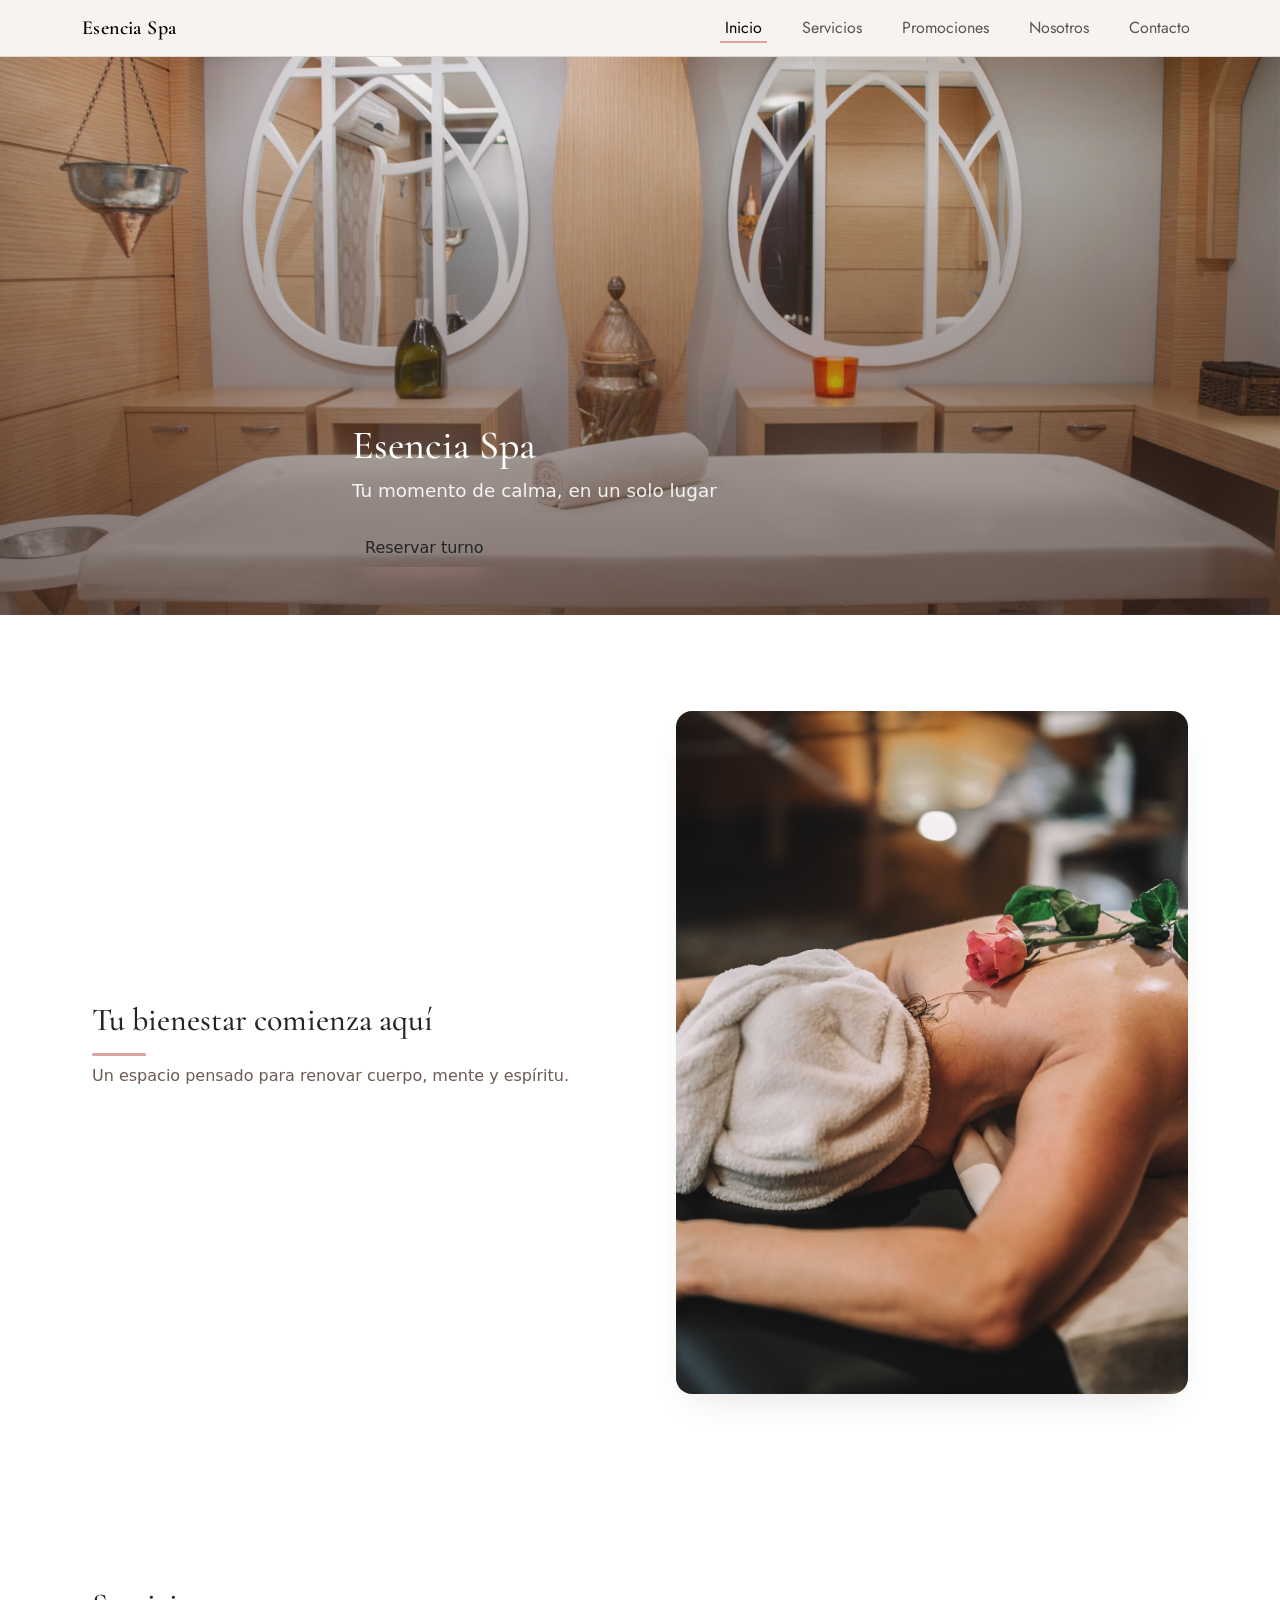
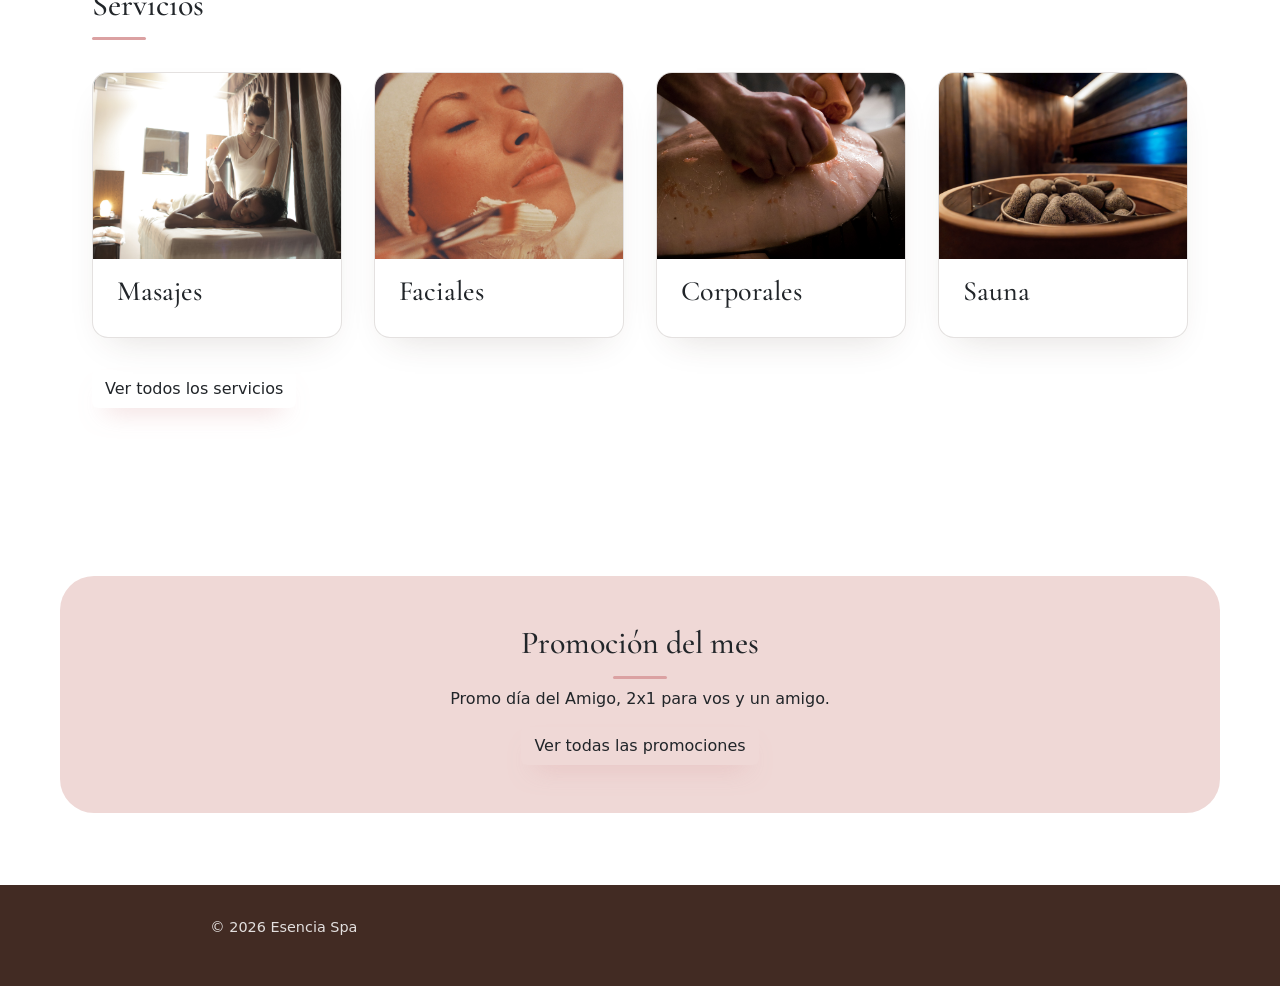
<file: index.html>
<!DOCTYPE html>
<html lang="es">
<head>
    <meta charset="UTF-8">
    <meta name="viewport" content="width=device-width, initial-scale=1.0">
    <link rel="stylesheet" href="css/style.css">
    
    <title>Esencia Spa | Inicio</title>
    <meta name="description" content="Esencia Spa: masajes, faciales y tratamientos corporales pensados para tu bienestar.">
    <meta name="keywords" content="spa, masajes, faciales, tratamientos corporales, bienestar">

    <link rel="preconnect" href="https://fonts.googleapis.com">
    <link rel="preconnect" href="https://fonts.gstatic.com" crossorigin>
    <link href="https://fonts.googleapis.com/css2?family=Cormorant+Garamond:ital,wght@0,400;0,500;0,600;1,500&family=Jost:wght@300;400;500;600&display=swap" rel="stylesheet">
  
    <link rel="stylesheet" href="https://cdn.jsdelivr.net/npm/bootstrap@5.3.3/dist/css/bootstrap.min.css">
</head>

<body>
    <header>
        <nav class="navbar navbar-expand-lg">
            <div class="container">
                <a class="navbar-brand brand" href="index.html">Esencia Spa</a>

                <button class="navbar-toggler" type="button" data-bs-toggle="collapse" data-bs-target="#navbarNav" aria-controls="navbarNav" aria-expanded="false" aria-label="Abrir menú de navegación">
                    <span class="navbar-toggler-icon"></span>
                </button>

                <div class="collapse navbar-collapse" id="navbarNav">
                    <ul class="navbar-nav ms-auto">
                        <li class="nav-item"><a class="nav-link active" href="index.html" aria-current="page">Inicio</a></li>
                        <li class="nav-item"><a class="nav-link" href="pages/servicios.html">Servicios</a></li>
                        <li class="nav-item"><a class="nav-link" href="pages/promociones.html">Promociones</a></li>
                        <li class="nav-item"><a class="nav-link" href="pages/nosotros.html">Nosotros</a></li>
                        <li class="nav-item"><a class="nav-link" href="pages/contacto.html">Contacto</a></li>
                    </ul>
                </div>
            </div>
        </nav>
    </header>

    <main>
        <section class="hero">
            <img src="assets/img/hero.jpg" alt="Sala de tratamientos de Esencia Spa" loading="eager" fetchpriority="high">
            <div class="hero__content">
                <h1>Esencia Spa</h1>
                <p>Tu momento de calma, en un solo lugar</p>
                <a href="pages/contacto.html" class="btn">Reservar turno</a>
            </div>
        </section>

        <section class="philosophy">
            <div class="philosophy__text">
                <h2>Tu bienestar comienza aquí</h2>
                <p>Un espacio pensado para renovar cuerpo, mente y espíritu.</p>
            </div>
            <div class="philosophy__image">
                <img src="assets/img/philosophy.jpg" alt="Tratamiento facial en Esencia Spa" loading="lazy">
            </div>
        </section>

        <section class="services">
            <h2>Servicios</h2>
            
            <div class="services__grid">
                <article class="service-item">
                    <img src="assets/img/masaje-relajante.jpg" alt="Masaje relajante" loading="lazy">
                    <h3>Masajes</h3>
                </article>
                
                <article class="service-item">
                    <img src="assets/img/facial-limpieza.jpg" alt="Tratamiento facial" loading="lazy">
                    <h3>Faciales</h3>
                </article>
 
                <article class="service-item">
                    <img src="assets/img/corporal-exfoliacion.jpg" alt="Tratamiento corporal" loading="lazy">
                    <h3>Corporales</h3>
                </article>
 
                <article class="service-item">
                    <img src="assets/img/sauna-individual.jpg" alt="Sala de sauna" loading="lazy">
                    <h3>Sauna</h3>
                </article>
            </div>
            
            <a href="pages/servicios.html" class="btn btn--outline">Ver todos los servicios</a>
        </section>

        <section class="promo-highlight">
            <div class="promo-highlight__content">
                <h2>Promoción del mes</h2>
                <p>Promo día del Amigo, 2x1 para vos y un amigo.</p>
                <a href="pages/promociones.html" class="btn">Ver todas las promociones</a>
            </div>
        </section>

    </main>

    <footer>
        <p>&copy; 2026 Esencia Spa</p>
    </footer>

   <script src="https://cdn.jsdelivr.net/npm/bootstrap@5.3.3/dist/js/bootstrap.bundle.min.js"></script>
</body>
</html>
</file>
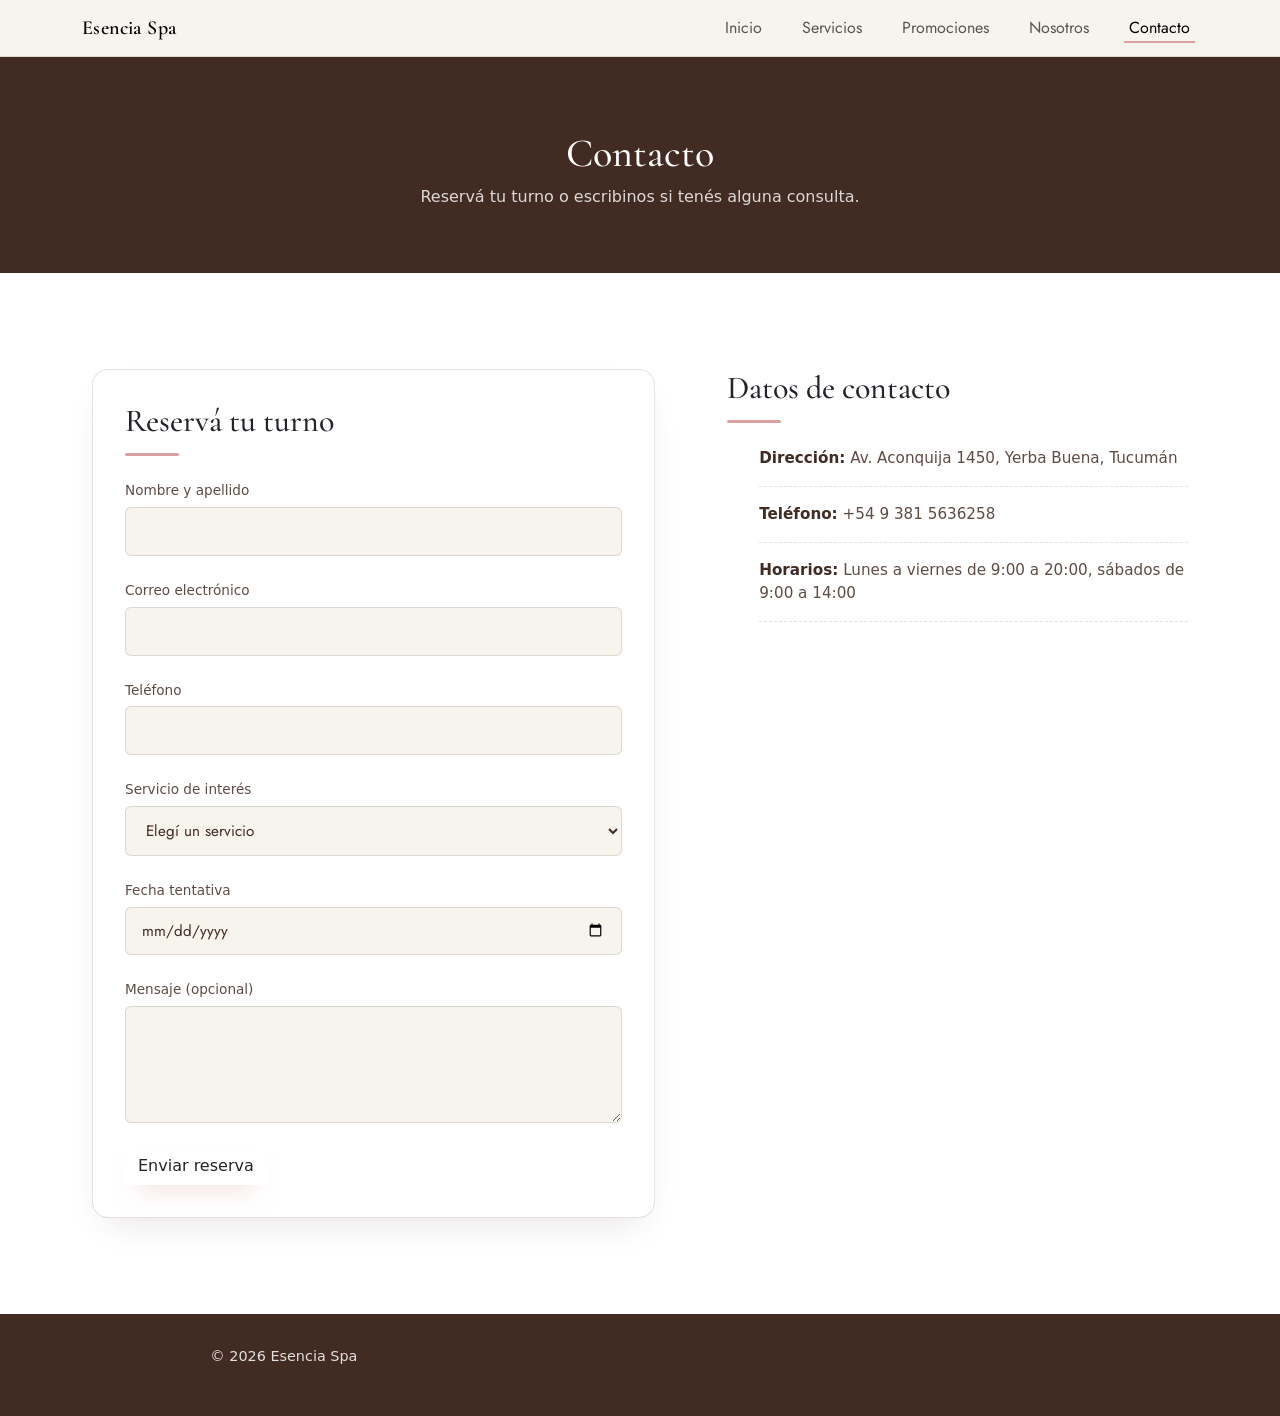
<file: pages/Contacto.html>
<!DOCTYPE html>
<html lang="es">
<head>
    <meta charset="UTF-8">
    <meta name="viewport" content="width=device-width, initial-scale=1.0"> 
    <link rel="stylesheet" href="../css/style.css">
 
    <title>Contacto | Esencia Spa</title>
    <meta name="description" content="Reservá tu turno en Esencia Spa. Formulario de contacto, dirección, teléfono y horarios de atención.">
    <meta name="keywords" content="contacto spa, reservar turno, direccion spa, horarios spa">
 
    <link rel="preconnect" href="https://fonts.googleapis.com">
    <link rel="preconnect" href="https://fonts.gstatic.com" crossorigin>
    <link href="https://fonts.googleapis.com/css2?family=Cormorant+Garamond:ital,wght@0,400;0,500;0,600;1,500&family=Jost:wght@300;400;500;600&display=swap" rel="stylesheet">
    
    <link rel="stylesheet" href="https://cdn.jsdelivr.net/npm/bootstrap@5.3.3/dist/css/bootstrap.min.css">
</head>

<body>
    <header>
        <nav class="navbar navbar-expand-lg">
            <div class="container">
                <a class="navbar-brand brand" href="../index.html">Esencia Spa</a>
                
                <button class="navbar-toggler" type="button" data-bs-toggle="collapse" data-bs-target="#navbarNav" aria-controls="navbarNav" aria-expanded="false" aria-label="Abrir menú de navegación">
                    <span class="navbar-toggler-icon"></span>
                </button>
                
                <div class="collapse navbar-collapse" id="navbarNav">
                    <ul class="navbar-nav ms-auto">
                        <li class="nav-item"><a class="nav-link" href="../index.html">Inicio</a></li>
                        <li class="nav-item"><a class="nav-link" href="servicios.html">Servicios</a></li>
                        <li class="nav-item"><a class="nav-link" href="promociones.html">Promociones</a></li>
                        <li class="nav-item"><a class="nav-link" href="nosotros.html">Nosotros</a></li>
                        <li class="nav-item"><a class="nav-link active" href="contacto.html" aria-current="page">Contacto</a></li>
                    </ul>
                </div>
            </div>
        </nav>
    </header>
 
  <main>
    <section class="page-hero">
        <h1>Contacto</h1>
        <p>Reservá tu turno o escribinos si tenés alguna consulta.</p>
    </section>
 
    <section class="page-content page-content--split">
        <!--FORMULARIO -->
        <form class="reservation-form" data-validate novalidate>
            <h2>Reservá tu turno</h2>

            <div class="form-group">
                <label for="nombre">Nombre y apellido</label>
                <input type="text" id="nombre" name="nombre" required>
            </div>

            <div class="form-group">
                <label for="email">Correo electrónico</label>
                <input type="email" id="email" name="email" required>
            </div>
 
            <div class="form-group">
                <label for="telefono">Teléfono</label>
                <input type="tel" id="telefono" name="telefono" required>
            </div>
 
            <div class="form-group">
                <label for="servicio">Servicio de interés</label>
                <select id="servicio" name="servicio" required>
                    <option value="">Elegí un servicio</option>
                    <option value="masajes">Masajes</option>
                    <option value="faciales">Faciales</option>
                    <option value="corporales">Corporales</option>
                    <option value="sauna">Sauna &amp; Circuito</option>
                    <option value="promocion">Alguna promoción</option>
                </select>
            </div>
 
            <div class="form-group">
                <label for="fecha">Fecha tentativa</label>
                <input type="date" id="fecha" name="fecha">
            </div>
 
            <div class="form-group">
                <label for="mensaje">Mensaje (opcional)</label>
                <textarea id="mensaje" name="mensaje" rows="4"></textarea>
            </div>

            <button type="submit" class="btn">Enviar reserva</button>

            <p class="form__status" role="status"></p>
        </form>

        <div class="contact-info">
            <h2>Datos de contacto</h2>

            <ul class="info-list">
                <li><strong>Dirección:</strong> Av. Aconquija 1450, Yerba Buena, Tucumán</li>
                <li><strong>Teléfono:</strong> +54 9 381 5636258</li>
                <li><strong>Horarios:</strong> Lunes a viernes de 9:00 a 20:00, sábados de 9:00 a 14:00</li>
            </ul>
    </section>

  </main>
  <footer>
    <p>&copy; 2026 Esencia Spa</p>
  </footer>
  
  <script src="https://cdn.jsdelivr.net/npm/bootstrap@5.3.3/dist/js/bootstrap.bundle.min.js"></script>
</body>
</html>
</file>
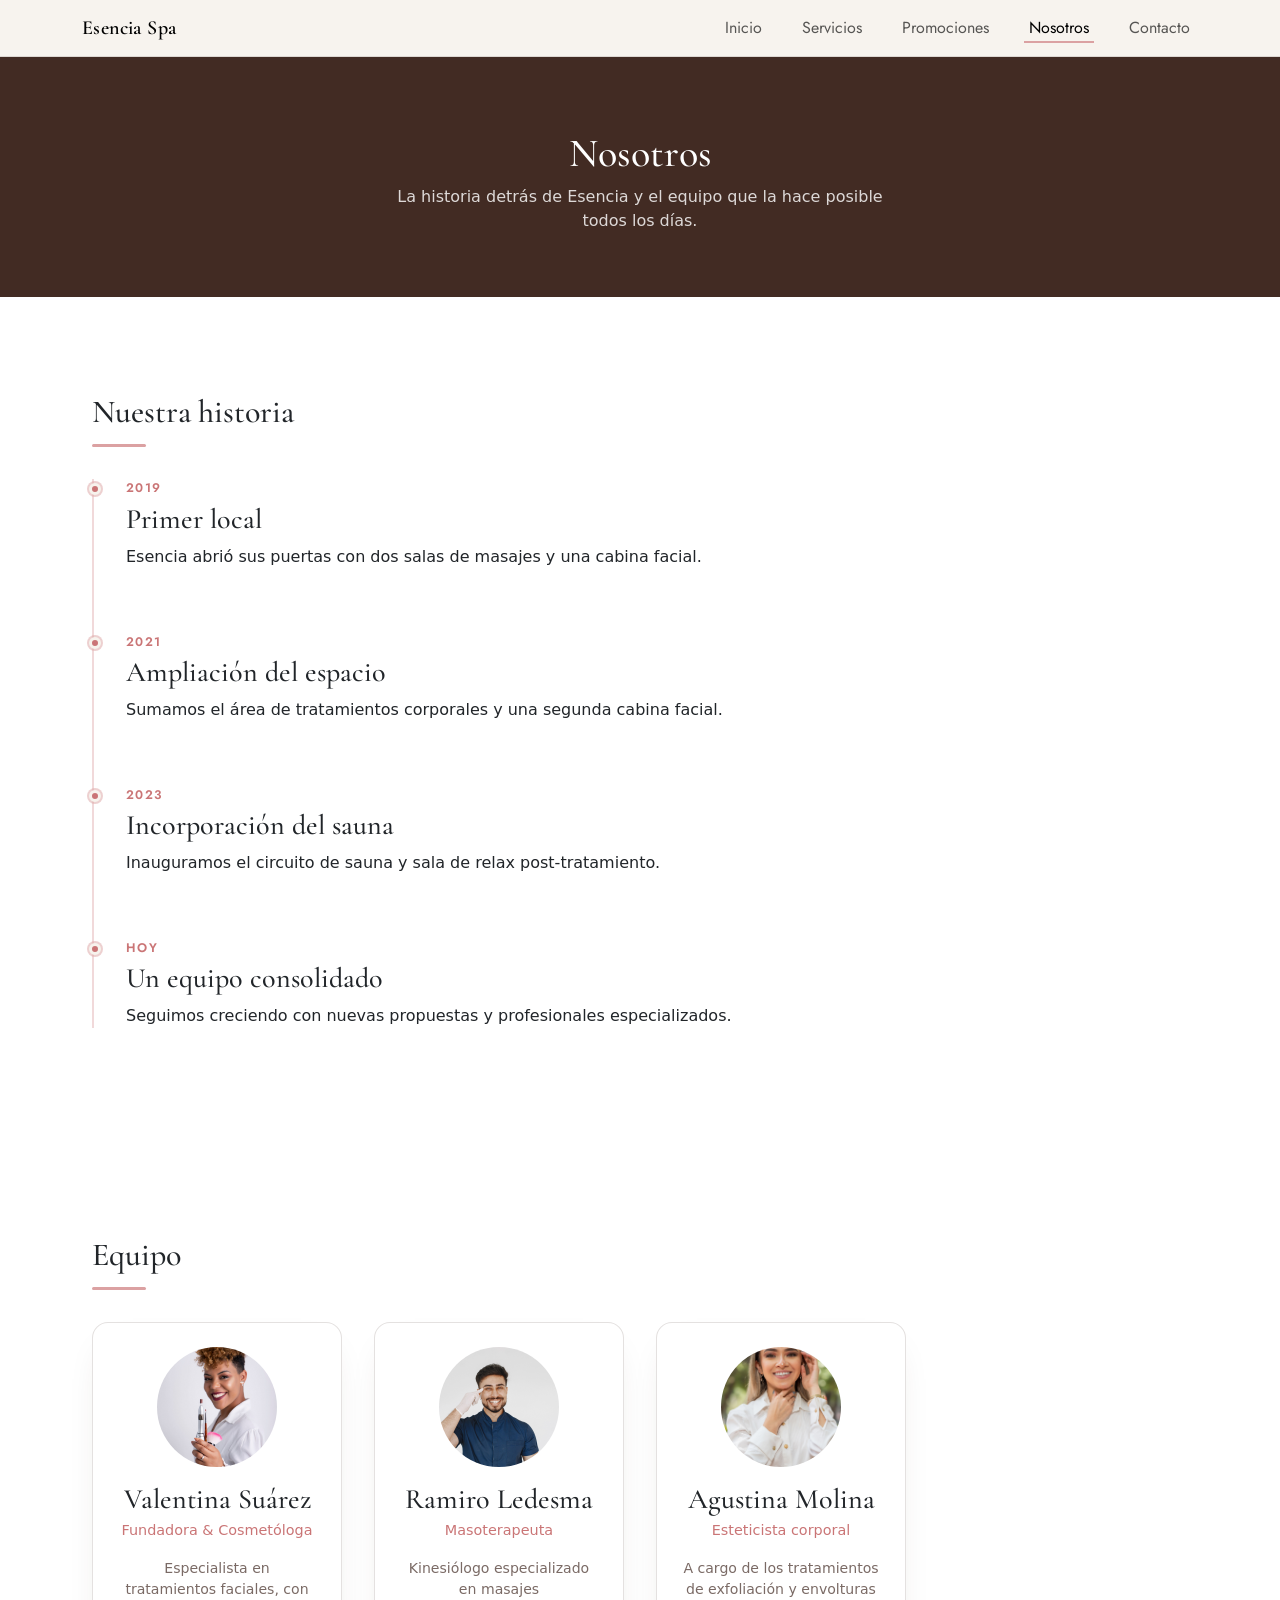
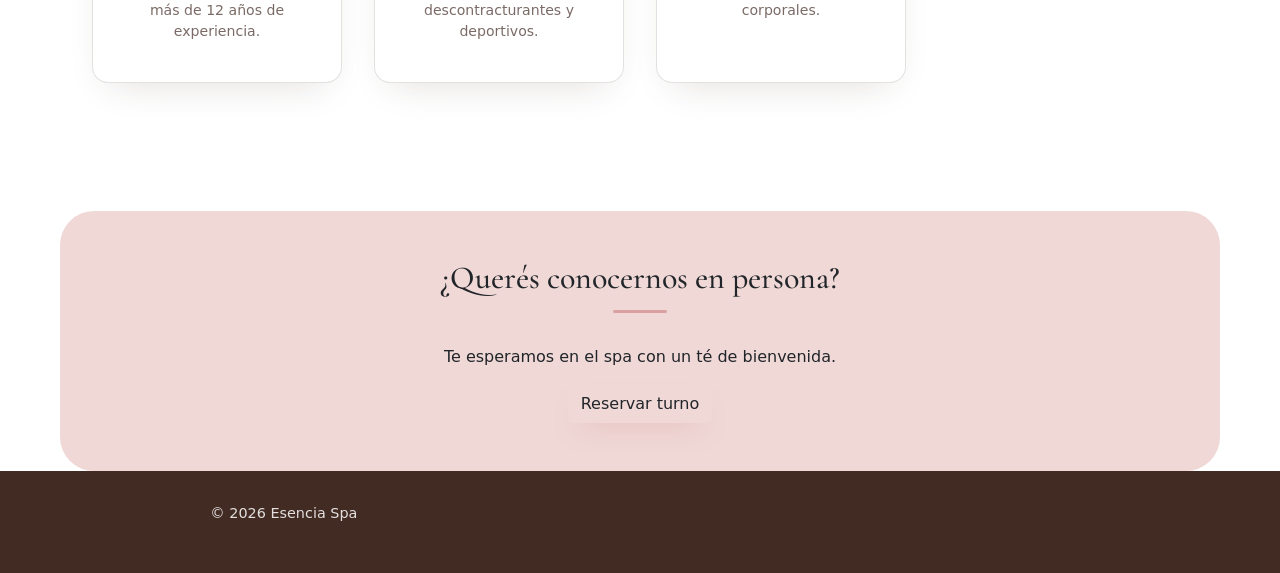
<file: pages/Nosotros.html>
<!DOCTYPE html>
<html lang="es">
<head>
    <meta charset="UTF-8">
    <meta name="viewport" content="width=device-width, initial-scale=1.0">
    <link rel="stylesheet" href="../css/style.css">
 
    <title>Nosotros | Esencia Spa</title>
    <meta name="description" content="Conocé la historia de Esencia Spa y al equipo de profesionales que forma parte del centro.">
    <meta name="keywords" content="historia spa, equipo spa, quienes somos">
 
    <link rel="preconnect" href="https://fonts.googleapis.com">
    <link rel="preconnect" href="https://fonts.gstatic.com" crossorigin>
    <link href="https://fonts.googleapis.com/css2?family=Cormorant+Garamond:ital,wght@0,400;0,500;0,600;1,500&family=Jost:wght@300;400;500;600&display=swap" rel="stylesheet">
     
    <link rel="stylesheet" href="https://cdn.jsdelivr.net/npm/bootstrap@5.3.3/dist/css/bootstrap.min.css">
</head>
<body>
    <header>
        <nav class="navbar navbar-expand-lg">
            <div class="container">
                <a class="navbar-brand brand" href="../index.html">Esencia Spa</a>
                <button class="navbar-toggler" type="button" data-bs-toggle="collapse" data-bs-target="#navbarNav" aria-controls="navbarNav" aria-expanded="false" aria-label="Abrir menú de navegación">
                    <span class="navbar-toggler-icon"></span>
                </button>
                
                <div class="collapse navbar-collapse" id="navbarNav">
                    <ul class="navbar-nav ms-auto">
                        <li class="nav-item"><a class="nav-link" href="../index.html">Inicio</a></li>
                        <li class="nav-item"><a class="nav-link" href="servicios.html">Servicios</a></li>
                        <li class="nav-item"><a class="nav-link" href="promociones.html">Promociones</a></li>
                        <li class="nav-item"><a class="nav-link active" href="nosotros.html" aria-current="page">Nosotros</a></li>
                        <li class="nav-item"><a class="nav-link" href="contacto.html">Contacto</a></li>
                    </ul>
                </div>
            </div>
        </nav>
    </header>

    <main>
        <section class="page-hero">
            <h1>Nosotros</h1>
            <p>La historia detrás de Esencia y el equipo que la hace posible todos los días.</p>
        </section>
 
    <!--HISTORIA -->
        <section class="page-content">
            <h2>Nuestra historia</h2>

            <ol class="timeline">
                <li class="timeline__item">
                    <span class="timeline__year">2019</span>
                    <h3>Primer local</h3>
                    <p>Esencia abrió sus puertas con dos salas de masajes y una cabina facial.</p>
                </li>
                <li class="timeline__item">
                    <span class="timeline__year">2021</span>
                    <h3>Ampliación del espacio</h3>
                    <p>Sumamos el área de tratamientos corporales y una segunda cabina facial.</p>
                </li>
                <li class="timeline__item">
                    <span class="timeline__year">2023</span>
                    <h3>Incorporación del sauna</h3>
                    <p>Inauguramos el circuito de sauna y sala de relax post-tratamiento.</p>
                </li>
                <li class="timeline__item">
                    <span class="timeline__year">Hoy</span>
                    <h3>Un equipo consolidado</h3>
                    <p>Seguimos creciendo con nuevas propuestas y profesionales especializados.</p>
                </li>
            </ol>
        </section>
 
    <!-- EQUIPO-->
        <section class="page-content">
            <h2>Equipo</h2>

            <div class="team__grid">
                <article class="team-member">
                    <img src="../assets/img/equipo-1.jpg" alt="Retrato de Valentina Suárez, fundadora de Esencia Spa" loading="lazy">
                    <h3>Valentina Suárez</h3>
                    <p>Fundadora &amp; Cosmetóloga</p>
                    <p>Especialista en tratamientos faciales, con más de 12 años de experiencia.</p>
                </article>

                <article class="team-member">
                    <img src="../assets/img/equipo-2.jpg" alt="Retrato de Ramiro Ledesma, masoterapeuta" loading="lazy">
                    <h3>Ramiro Ledesma</h3>
                    <p>Masoterapeuta</p>
                    <p>Kinesiólogo especializado en masajes descontracturantes y deportivos.</p>
                </article>
 
                <article class="team-member">
                    <img src="../assets/img/equipo-3.jpg" alt="Retrato de Agustina Molina, esteticista corporal" loading="lazy">
                    <h3>Agustina Molina</h3>
                    <p>Esteticista corporal</p>
                    <p>A cargo de los tratamientos de exfoliación y envolturas corporales.</p>
                </article>
            </div>
        </section>
 
        <section class="page-content page-content--cta">
            <h2>¿Querés conocernos en persona?</h2>
            <p>Te esperamos en el spa con un té de bienvenida.</p>
            <a href="contacto.html" class="btn">Reservar turno</a>
        </section>

    </main>
    <footer>
        <p>&copy; 2026 Esencia Spa</p>
    </footer>
    
   <script src="https://cdn.jsdelivr.net/npm/bootstrap@5.3.3/dist/js/bootstrap.bundle.min.js"></script>
</body>
</html>
</file>
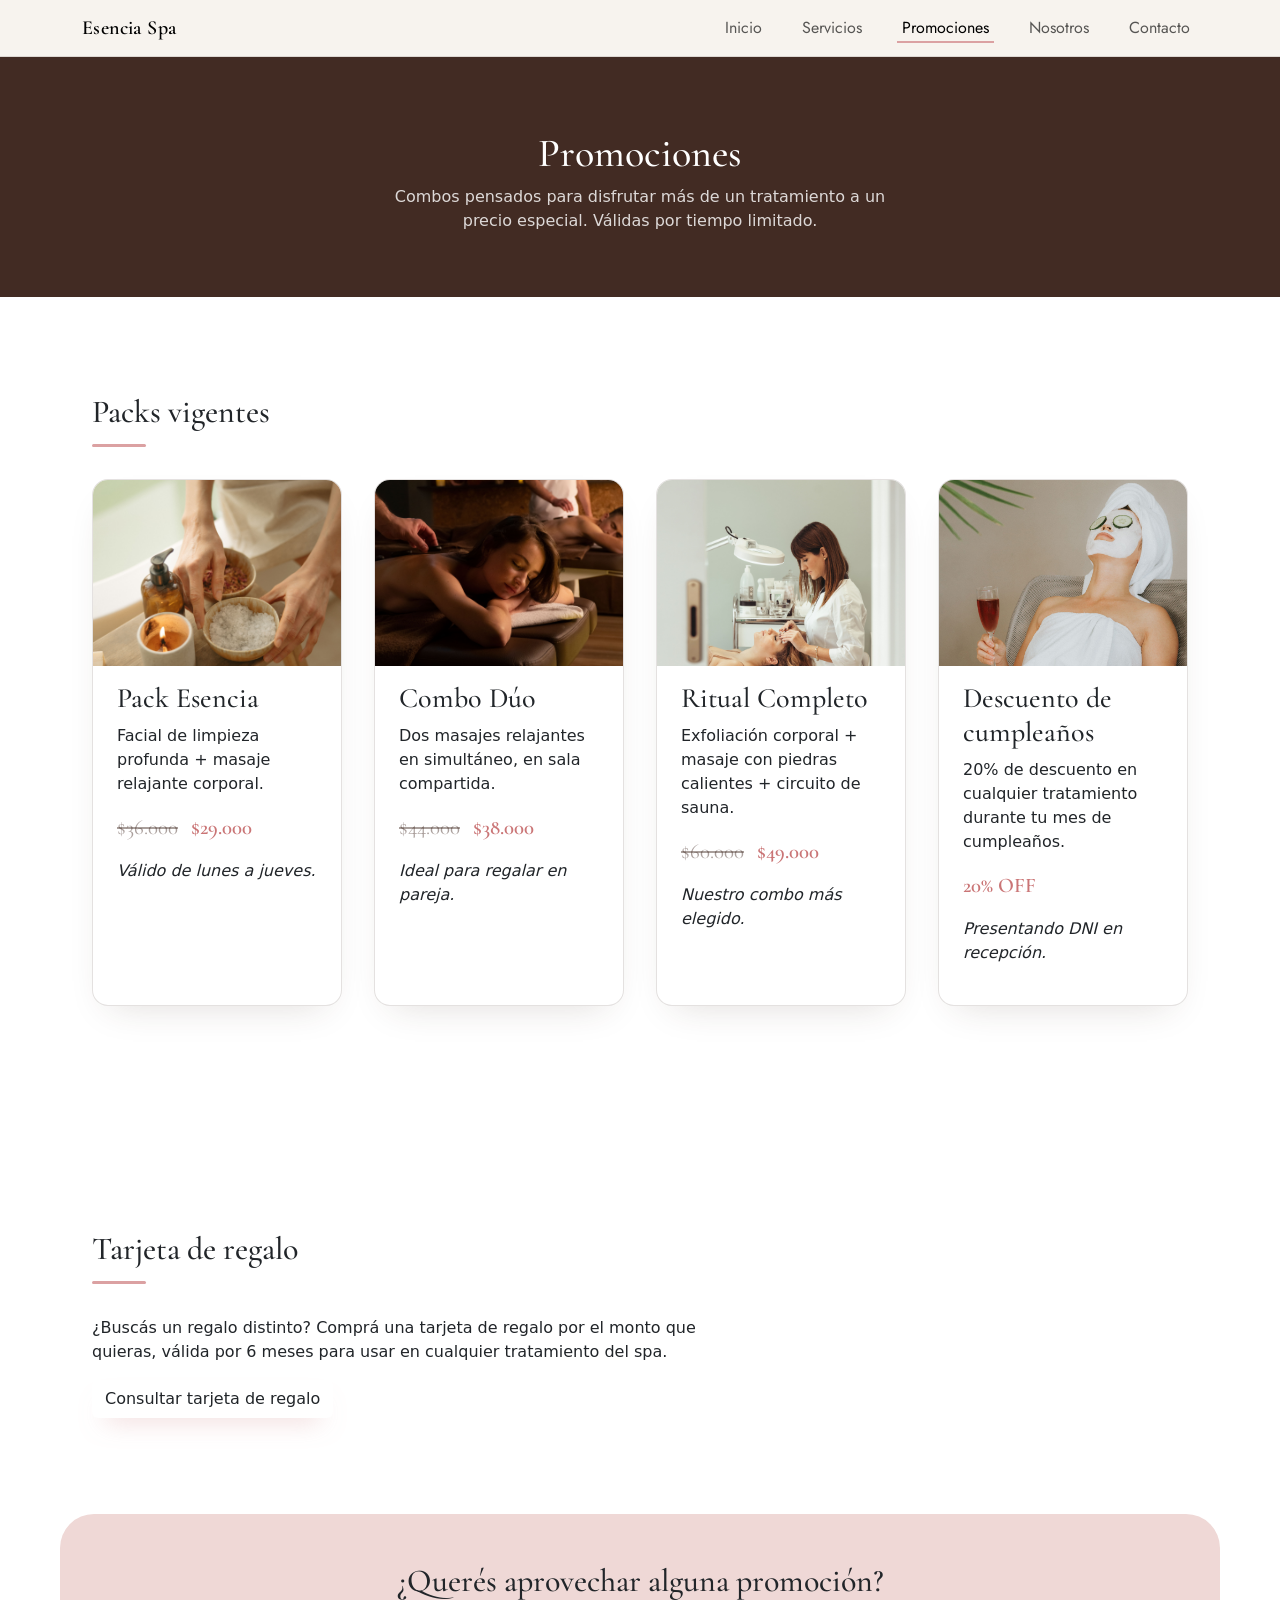
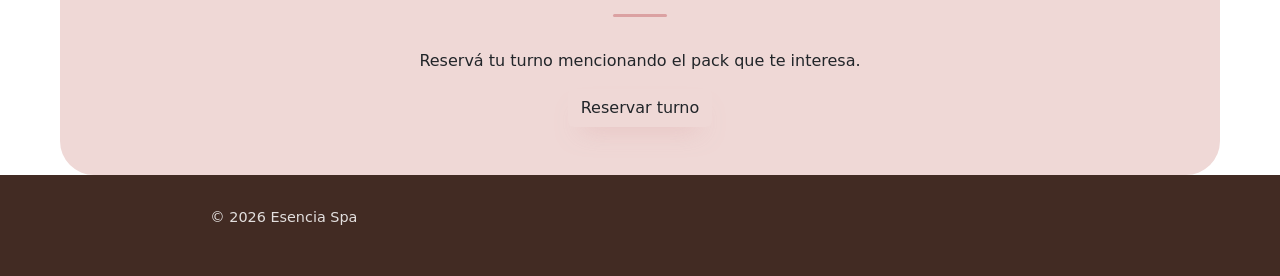
<file: pages/Promociones.html>
<!DOCTYPE html>
<html lang="es">
<head>
    <meta charset="UTF-8">
    <meta name="viewport" content="width=device-width, initial-scale=1.0">
    <link rel="stylesheet" href="../css/style.css">
 
    <title>Promociones | Esencia Spa</title>
    <meta name="description" content="Packs, combos y descuentos de Esencia Spa: promociones vigentes para disfrutar tratamientos de spa a un precio especial.">
    <meta name="keywords" content="promociones spa, packs de spa, descuentos, tarjeta de regalo">
 
    <link rel="preconnect" href="https://fonts.googleapis.com">
    <link rel="preconnect" href="https://fonts.gstatic.com" crossorigin>
    <link href="https://fonts.googleapis.com/css2?family=Cormorant+Garamond:ital,wght@0,400;0,500;0,600;1,500&family=Jost:wght@300;400;500;600&display=swap" rel="stylesheet">
 
    <link rel="stylesheet" href="https://cdn.jsdelivr.net/npm/bootstrap@5.3.3/dist/css/bootstrap.min.css">
</head>

<body>
    <header>
        <nav class="navbar navbar-expand-lg">
            <div class="container">
                <a class="navbar-brand brand" href="../index.html">Esencia Spa</a>

                <button class="navbar-toggler" type="button" data-bs-toggle="collapse" data-bs-target="#navbarNav" aria-controls="navbarNav" aria-expanded="false" aria-label="Abrir menú de navegación">
                    <span class="navbar-toggler-icon"></span>
                </button>

                <div class="collapse navbar-collapse" id="navbarNav">
                    <ul class="navbar-nav ms-auto">
                        <li class="nav-item"><a class="nav-link" href="../index.html">Inicio</a></li>
                        <li class="nav-item"><a class="nav-link" href="servicios.html">Servicios</a></li>
                        <li class="nav-item"><a class="nav-link active" href="promociones.html" aria-current="page">Promociones</a></li>
                        <li class="nav-item"><a class="nav-link" href="nosotros.html">Nosotros</a></li>
                        <li class="nav-item"><a class="nav-link" href="contacto.html">Contacto</a></li>
                    </ul>
                </div>
            </div>
        </nav>
    </header>
    <main>
        <section class="page-hero">
            <h1>Promociones</h1>
            <p>Combos pensados para disfrutar más de un tratamiento a un precio especial. Válidas por tiempo limitado.</p>
        </section>
 
        <section class="page-content">
            <h2>Packs vigentes</h2>

            <div class="promo-grid">

                <article class="promo-card">
                    <img src="../assets/img/promo-esencia.jpg" alt="Pack Esencia: facial más masaje relajante" loading="lazy">
                    <h3>Pack Esencia</h3>
                    <p>Facial de limpieza profunda + masaje relajante corporal.</p>
                    <p class="promo-card__price">
                        <del>$36.000</del>
                        <ins>$29.000</ins>
                    </p>
                    <p><em>Válido de lunes a jueves.</em></p>
                </article>
 
                <article class="promo-card">
                    <img src="../assets/img/promo-duo.jpg" alt="Combo dúo de masajes relajantes en pareja" loading="lazy">
                    <h3>Combo Dúo</h3>
                    <p>Dos masajes relajantes en simultáneo, en sala compartida.</p>
                    <p class="promo-card__price">
                    <del>$44.000</del>
                    <ins>$38.000</ins>
                    </p>
                    <p><em>Ideal para regalar en pareja.</em></p>
                </article>
 
                <article class="promo-card">
                    <img src="../assets/img/promo-ritual.jpg" alt="Ritual completo de spa con exfoliación, masaje y sauna" loading="lazy">
                    <h3>Ritual Completo</h3>
                    <p>Exfoliación corporal + masaje con piedras calientes + circuito de sauna.</p>
                    <p class="promo-card__price">
                    <del>$60.000</del>
                    <ins>$49.000</ins>
                    </p>
                    <p><em>Nuestro combo más elegido.</em></p>
                </article>
 
                <article class="promo-card">
                    <img src="../assets/img/promo-cumple.jpg" alt="Descuento de cumpleaños en Esencia Spa" loading="lazy">
                    <h3>Descuento de cumpleaños</h3>
                    <p>20% de descuento en cualquier tratamiento durante tu mes de cumpleaños.</p>
                    <p class="promo-card__price">
                    <ins>20% OFF</ins>
                    </p>
                    <p><em>Presentando DNI en recepción.</em></p>
                </article>
            </div>
        </section>
        <section class="page-content">
            <h2>Tarjeta de regalo</h2>
            <p>¿Buscás un regalo distinto? Comprá una tarjeta de regalo por el monto que quieras, válida por 6 meses para usar en cualquier tratamiento del spa.</p>
            <a href="contacto.html" class="btn btn--outline">Consultar tarjeta de regalo</a>
        </section>
 
        <section class="page-content page-content--cta">
            <h2>¿Querés aprovechar alguna promoción?</h2>
            <p>Reservá tu turno mencionando el pack que te interesa.</p>
            <a href="contacto.html" class="btn">Reservar turno</a>
        </section>

    </main>
    <footer>
        <p>&copy; 2026 Esencia Spa</p>
    </footer>

    <script src="https://cdn.jsdelivr.net/npm/bootstrap@5.3.3/dist/js/bootstrap.bundle.min.js"></script>
</body>
</html>
</file>
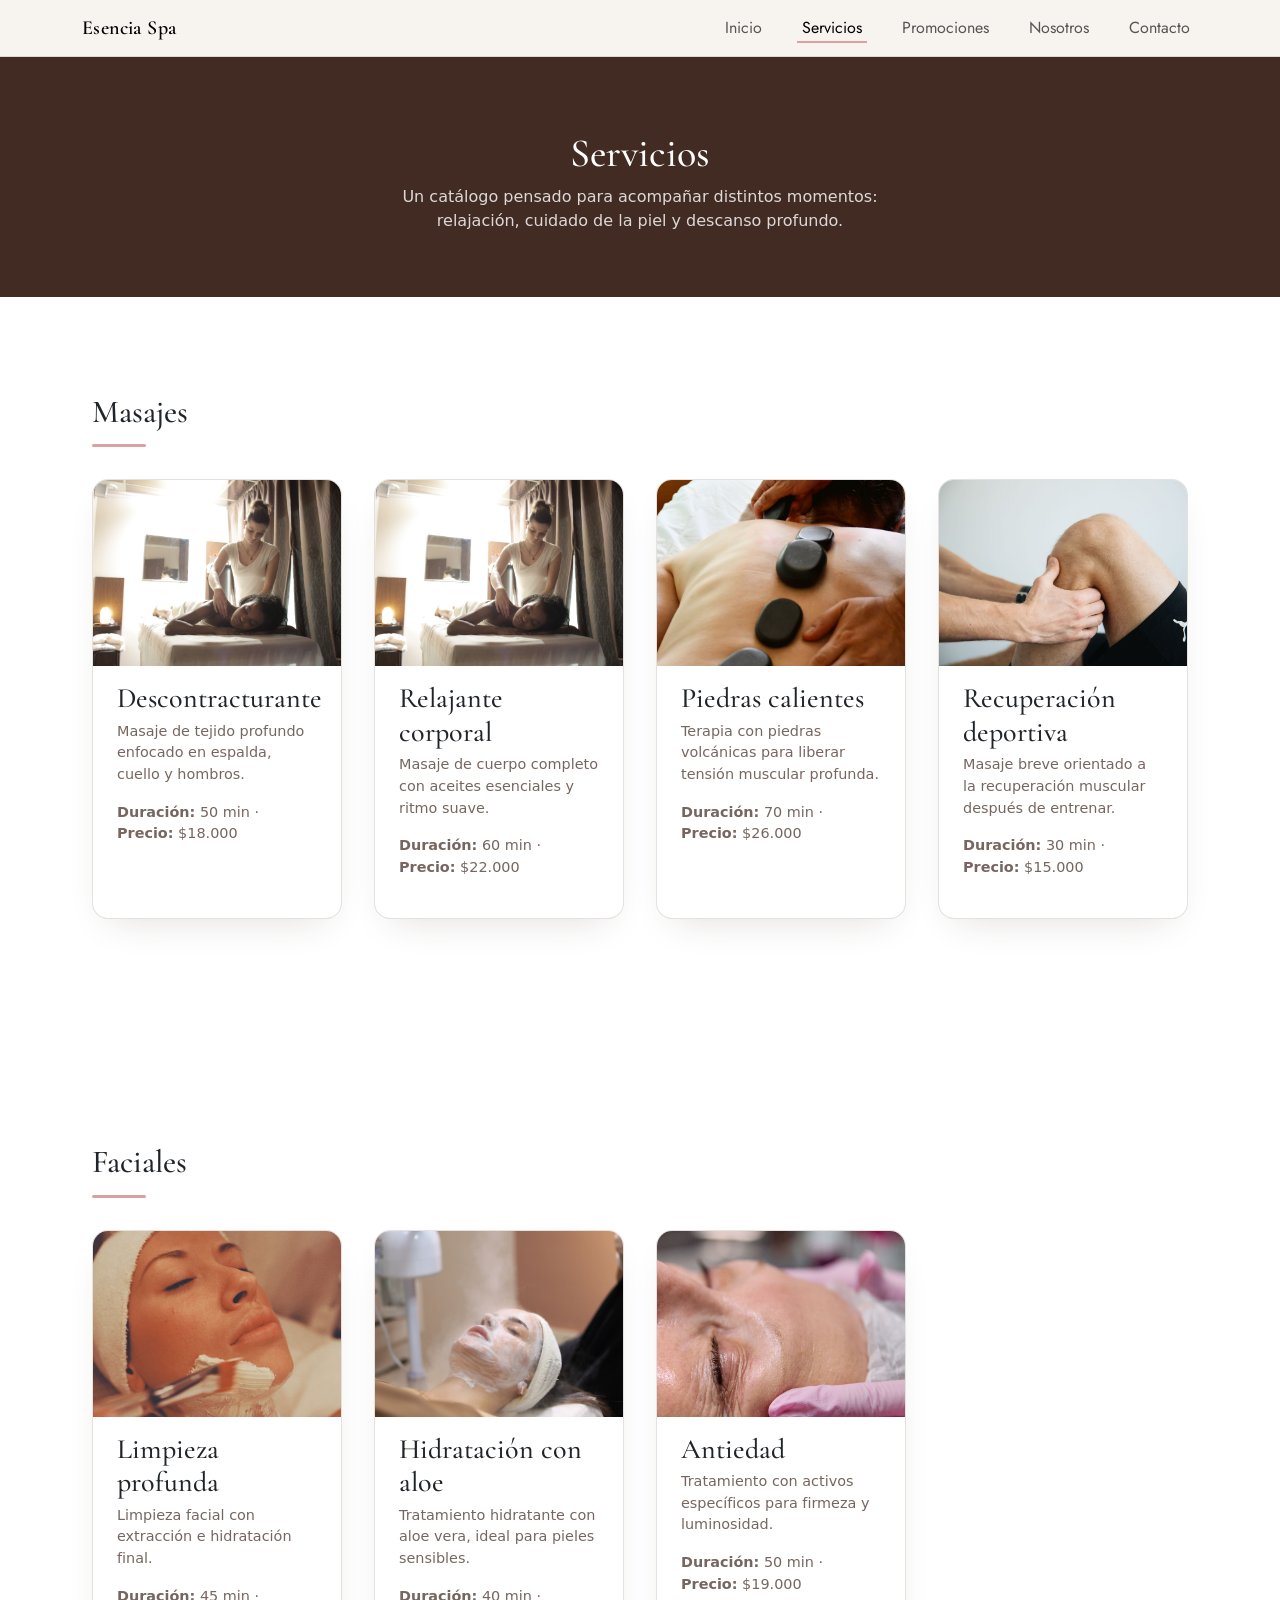
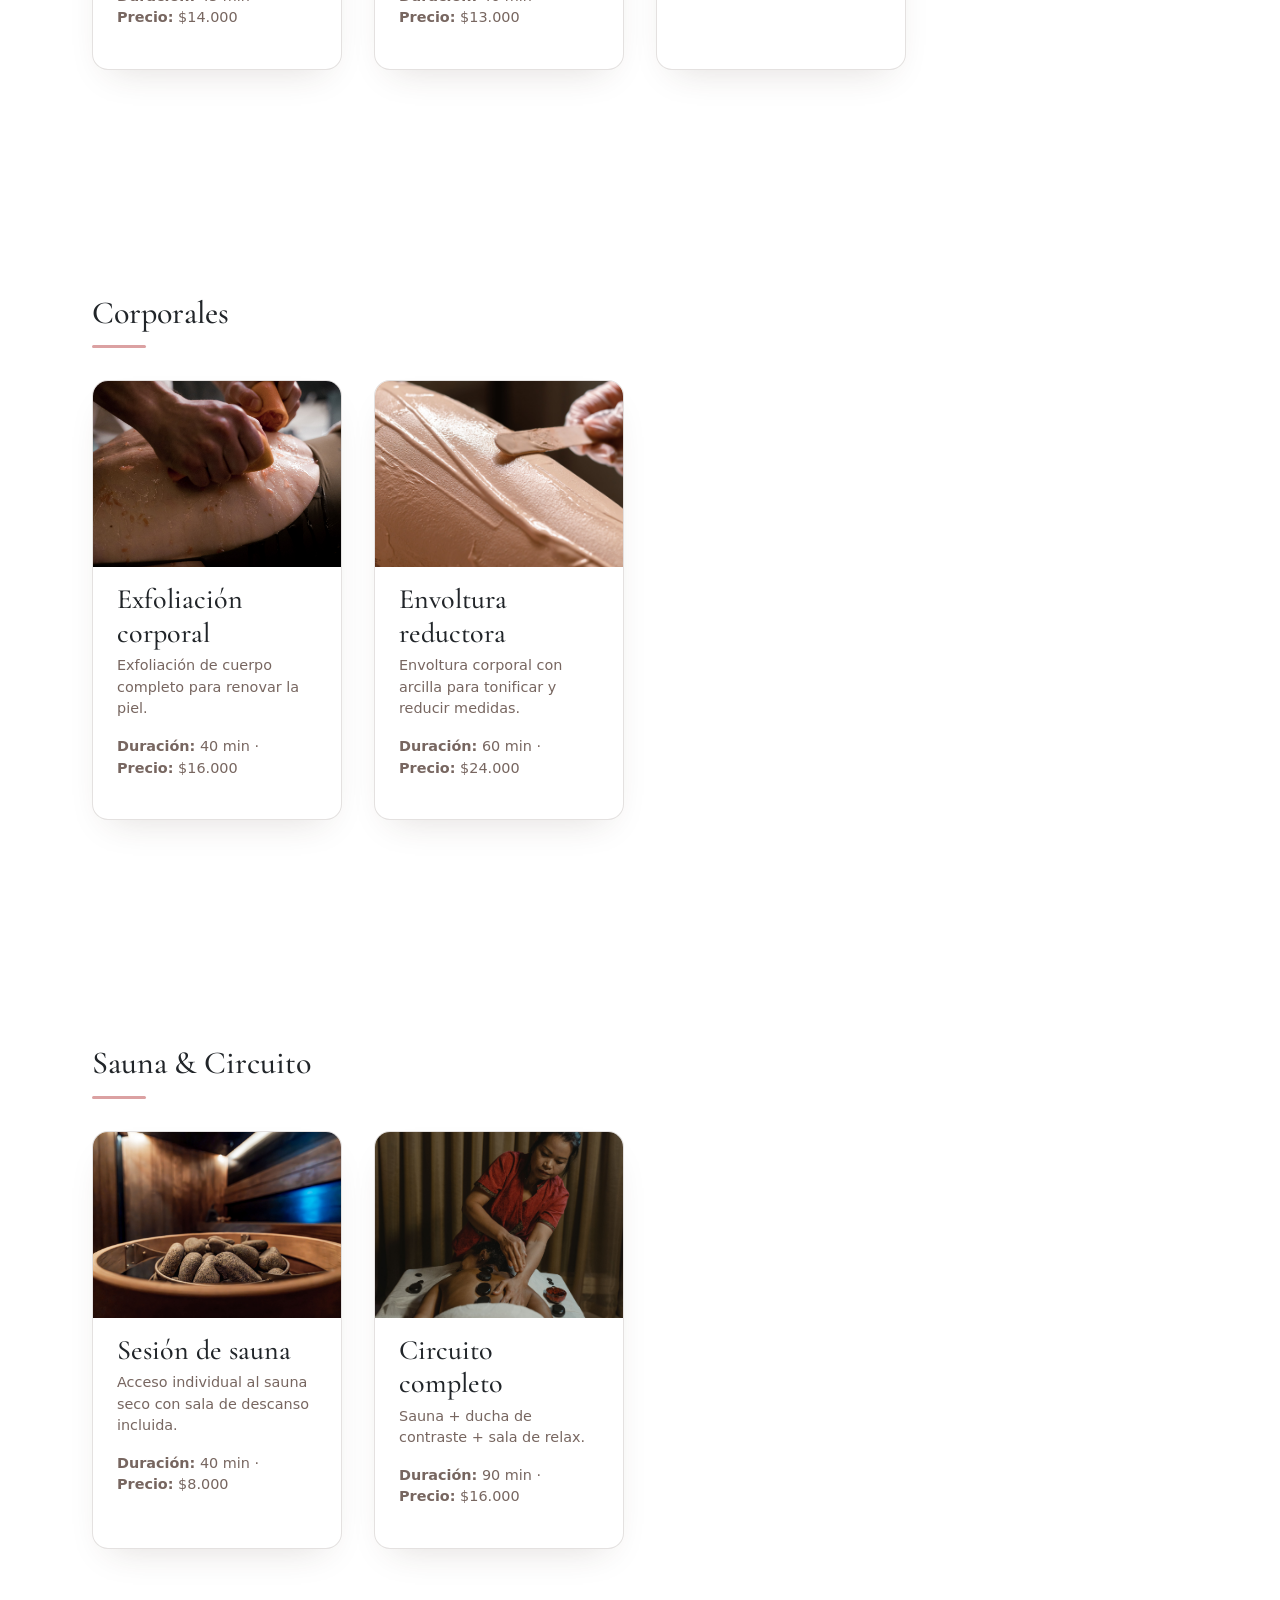
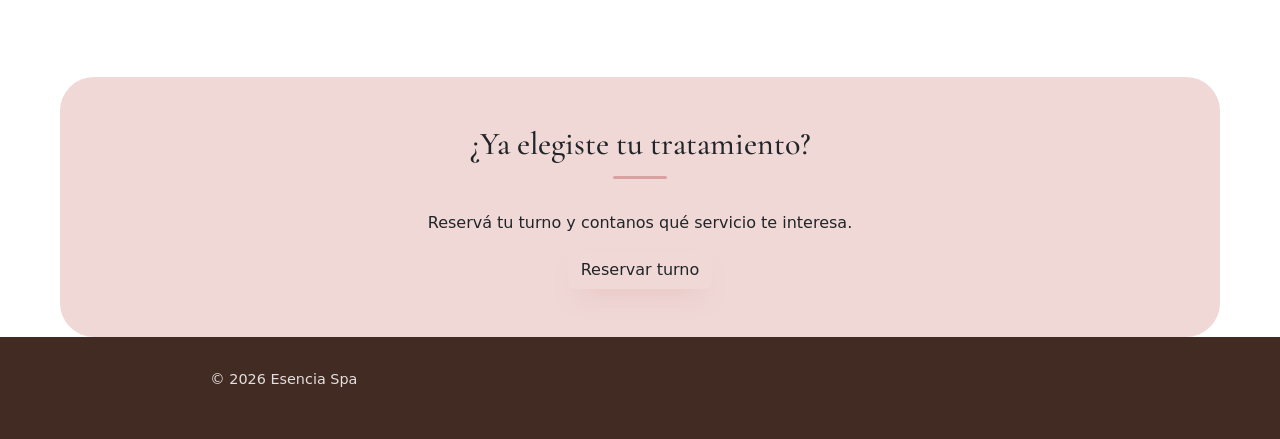
<file: pages/Servicios.html>
<!DOCTYPE html>
<html lang="es">
<head>
    <meta charset="UTF-8">
    <meta name="viewport" content="width=device-width, initial-scale=1.0">
    <link rel="stylesheet" href="../css/style.css">
 
    <title>Servicios | Esencia Spa</title>
    <meta name="description" content="Conocé el catálogo completo de tratamientos de Esencia Spa: masajes, faciales, corporales y sauna, con duración y precio de cada uno.">
    <meta name="keywords" content="masajes, faciales, tratamientos corporales, sauna, precios spa">
 
    <link rel="preconnect" href="https://fonts.googleapis.com">
    <link rel="preconnect" href="https://fonts.gstatic.com" crossorigin>
    <link href="https://fonts.googleapis.com/css2?family=Cormorant+Garamond:ital,wght@0,400;0,500;0,600;1,500&family=Jost:wght@300;400;500;600&display=swap" rel="stylesheet">
 
    <link rel="stylesheet" href="https://cdn.jsdelivr.net/npm/bootstrap@5.3.3/dist/css/bootstrap.min.css">
</head>

<body>

    <header>
        <nav class="navbar navbar-expand-lg">
            <div class="container">
                <a class="navbar-brand brand" href="../index.html">Esencia Spa</a>

                <button class="navbar-toggler" type="button" data-bs-toggle="collapse" data-bs-target="#navbarNav" aria-controls="navbarNav" aria-expanded="false" aria-label="Abrir menú de navegación">
                    <span class="navbar-toggler-icon"></span>
                </button>
                <div class="collapse navbar-collapse" id="navbarNav">
                    <ul class="navbar-nav ms-auto">
                        <li class="nav-item"><a class="nav-link" href="../index.html">Inicio</a></li>
                        <li class="nav-item"><a class="nav-link active" href="servicios.html" aria-current="page">Servicios</a></li>
                        <li class="nav-item"><a class="nav-link" href="promociones.html">Promociones</a></li>
                        <li class="nav-item"><a class="nav-link" href="nosotros.html">Nosotros</a></li>
                        <li class="nav-item"><a class="nav-link" href="contacto.html">Contacto</a></li>
                    </ul>
                </div>
            </div>
        </nav>
  </header>

  <main>
    <section class="page-hero">
        <h1>Servicios</h1>
        <p>Un catálogo pensado para acompañar distintos momentos: relajación, cuidado de la piel y descanso profundo.</p>
    </section>
 
    <!-- MASAJES-->
    <section class="page-content">
        <h2>Masajes</h2>

        <div class="services__grid">
            <article class="service-item">
                <img src="../assets/img/masaje-descontracturante.jpg" alt="Masaje descontracturante de espalda y cuello" loading="lazy"> 
                <h3>Descontracturante</h3>
                <p>Masaje de tejido profundo enfocado en espalda, cuello y hombros.</p>
                <p><strong>Duración:</strong> 50 min &middot; <strong>Precio:</strong> $18.000</p>
            </article>

            <article class="service-item">
                <img src="../assets/img/masaje-relajante.jpg" alt="Masaje relajante de cuerpo completo" loading="lazy">
                <h3>Relajante corporal</h3>
                <p>Masaje de cuerpo completo con aceites esenciales y ritmo suave.</p>
                <p><strong>Duración:</strong> 60 min &middot; <strong>Precio:</strong> $22.000</p>
            </article>
 
            <article class="service-item">
                <img src="../assets/img/masaje-piedras.jpg" alt="Masaje con piedras calientes" loading="lazy">
                <h3>Piedras calientes</h3>
                <p>Terapia con piedras volcánicas para liberar tensión muscular profunda.</p>
                <p><strong>Duración:</strong> 70 min &middot; <strong>Precio:</strong> $26.000</p>
            </article>
 
            <article class="service-item">
                <img src="../assets/img/masaje-deportivo.jpg" alt="Masaje de recuperación deportiva" loading="lazy">
                <h3>Recuperación deportiva</h3>
                <p>Masaje breve orientado a la recuperación muscular después de entrenar.</p>
                <p><strong>Duración:</strong> 30 min &middot; <strong>Precio:</strong> $15.000</p>
            </article>
        </div>
    </section>
 
    <!-- FACIALES-->
    <section class="page-content">
        <h2>Faciales</h2>

        <div class="services__grid">
            <article class="service-item">
                <img src="../assets/img/facial-limpieza.jpg" alt="Limpieza facial profunda" loading="lazy">
                <h3>Limpieza profunda</h3>
                <p>Limpieza facial con extracción e hidratación final.</p>
                <p><strong>Duración:</strong> 45 min &middot; <strong>Precio:</strong> $14.000</p>
            </article>
 
            <article class="service-item">
                <img src="../assets/img/facial-hidratacion.jpg" alt="Tratamiento facial hidratante con aloe vera" loading="lazy">
                <h3>Hidratación con aloe</h3>
                <p>Tratamiento hidratante con aloe vera, ideal para pieles sensibles.</p>
                <p><strong>Duración:</strong> 40 min &middot; <strong>Precio:</strong> $13.000</p>
            </article>
 
            <article class="service-item">
                <img src="../assets/img/facial-antiedad.jpg" alt="Tratamiento facial antiedad" loading="lazy">
                <h3>Antiedad</h3>
                <p>Tratamiento con activos específicos para firmeza y luminosidad.</p>
                <p><strong>Duración:</strong> 50 min &middot; <strong>Precio:</strong> $19.000</p>
            </article>
      </div>
    </section>
 
    <!-- CORPORALES-->
    <section class="page-content">
      <h2>Corporales</h2>
 
      <div class="services__grid">
        <article class="service-item">
            <img src="../assets/img/corporal-exfoliacion.jpg" alt="Exfoliación corporal completa" loading="lazy">
            <h3>Exfoliación corporal</h3>
            <p>Exfoliación de cuerpo completo para renovar la piel.</p>
            <p><strong>Duración:</strong> 40 min &middot; <strong>Precio:</strong> $16.000</p>
        </article>
 
        <article class="service-item">
            <img src="../assets/img/corporal-envoltura.jpg" alt="Envoltura corporal reductora" loading="lazy">
            <h3>Envoltura reductora</h3>
            <p>Envoltura corporal con arcilla para tonificar y reducir medidas.</p>
            <p><strong>Duración:</strong> 60 min &middot; <strong>Precio:</strong> $24.000</p>
        </article>
      </div>
    </section>
 
    <!--SAUNA & CIRCUITO -->
    <section class="page-content">
      <h2>Sauna &amp; Circuito</h2>
 
      <div class="services__grid">
        <article class="service-item">
            <img src="../assets/img/sauna-individual.jpg" alt="Sesión individual de sauna" loading="lazy">
            <h3>Sesión de sauna</h3>
            <p>Acceso individual al sauna seco con sala de descanso incluida.</p>
            <p><strong>Duración:</strong> 40 min &middot; <strong>Precio:</strong> $8.000</p>
        </article>
 
        <article class="service-item">
            <img src="../assets/img/circuito-completo.jpg" alt="Circuito completo de sauna y sala de relax" loading="lazy">
            <h3>Circuito completo</h3>
            <p>Sauna + ducha de contraste + sala de relax.</p>
            <p><strong>Duración:</strong> 90 min &middot; <strong>Precio:</strong> $16.000</p>
        </article>
      </div>
    </section>
 
    <section class="page-content page-content--cta">
        <h2>¿Ya elegiste tu tratamiento?</h2>
        <p>Reservá tu turno y contanos qué servicio te interesa.</p>
        <a href="contacto.html" class="btn">Reservar turno</a>
    </section>

  </main>

  <footer>
    <p>&copy; 2026 Esencia Spa</p>
  </footer>

  <script src="https://cdn.jsdelivr.net/npm/bootstrap@5.3.3/dist/js/bootstrap.bundle.min.js"></script>
</body>
</html>
</file>
<file: css/style.css>
@charset "UTF-8";
*, *::before, *::after {
  box-sizing: border-box;
}

html {
  scroll-behavior: smooth;
}

@media (prefers-reduced-motion: reduce) {
  html {
    scroll-behavior: auto;
  }
}
body {
  margin: 0;
  font-family: "Jost", sans-serif;
  font-weight: 400;
  color: #422B23;
  background: #F7F3ED;
  line-height: 1.65;
  overflow-x: hidden;
}

img {
  max-width: 100%;
  display: block;
  border-radius: 16px;
}

a {
  color: inherit;
  text-decoration: none;
}
a:focus-visible {
  outline: 3px solid rgb(202.0523076923, 116.7476923077, 118.2184615385);
  outline-offset: 3px;
  border-radius: 6px;
}

ul, ol {
  margin: 0;
  padding: 0;
  list-style: none;
}

h1, h2, h3 {
  font-family: "Cormorant Garamond", serif;
  font-weight: 600;
  line-height: 1.15;
  margin: 0 0 1rem;
  color: #422B23;
}

h1 {
  font-size: clamp(2.6rem, 5vw, 4.2rem);
}

h2 {
  font-size: clamp(2rem, 3.6vw, 2.8rem);
}

h3 {
  font-size: clamp(1.3rem, 2vw, 1.6rem);
}

p {
  margin: 0 0 1rem;
  max-width: 62ch;
}

button {
  font-family: inherit;
  cursor: pointer;
}
button:focus-visible {
  outline: 3px solid rgb(202.0523076923, 116.7476923077, 118.2184615385);
  outline-offset: 3px;
  border-radius: 6px;
}

.visually-hidden {
  position: absolute !important;
  width: 1px;
  height: 1px;
  padding: 0;
  margin: -1px;
  overflow: hidden;
  clip: rect(0, 0, 0, 0);
  white-space: nowrap;
  border: 0;
}

.btn--outline, .btn {
  display: inline-flex;
  align-items: center;
  gap: 0.5rem;
  font-family: "Jost", sans-serif;
  font-weight: 500;
  font-size: 0.95rem;
  padding: 0.85rem 1.9rem;
  border-radius: 999px;
  border: 1px solid transparent;
  cursor: pointer;
  transition: transform 0.3s ease, box-shadow 0.3s ease, background 0.3s ease, color 0.3s ease;
  white-space: nowrap;
}
.btn--outline:hover, .btn:hover {
  transform: translateY(-3px);
}
.btn--outline:active, .btn:active {
  transform: translateY(-1px);
}

.btn {
  background: #DBA1A2;
  color: #FFFFFF;
  box-shadow: 0 14px 26px -14px rgba(219, 161, 162, 0.7);
}
.btn:hover {
  background: rgb(202.0523076923, 116.7476923077, 118.2184615385);
}
.btn--outline {
  background: transparent;
  border-color: rgba(66, 43, 35, 0.3);
  color: #422B23;
}
.btn--outline:hover {
  border-color: #DBA1A2;
  color: rgb(202.0523076923, 116.7476923077, 118.2184615385);
  background: transparent;
}

header {
  position: sticky;
  top: 0;
  z-index: 100;
  background: rgba(247, 243, 237, 0.94);
  backdrop-filter: blur(8px);
  border-bottom: 1px solid rgba(66, 43, 35, 0.14);
}

.navbar {
  padding-block: 1rem;
}
.navbar .container {
  display: flex;
  flex-direction: row;
  justify-content: space-between;
  align-items: center;
  gap: 0;
}

.navbar-brand {
  font-family: "Cormorant Garamond", serif;
  font-size: 1.6rem;
  font-weight: 600;
  color: #422B23;
  letter-spacing: 0.02em;
}
.navbar-brand:hover {
  color: #422B23;
}

.navbar-toggler {
  border: 1px solid rgba(66, 43, 35, 0.14);
  border-radius: 50%;
  width: 44px;
  height: 44px;
  padding: 0;
  display: flex;
  flex-direction: row;
  justify-content: center;
  align-items: center;
  gap: 0;
}
.navbar-toggler:focus {
  box-shadow: 0 0 0 4px rgba(219, 161, 162, 0.25);
}

.navbar-toggler-icon {
  width: 20px;
  height: 20px;
  background-image: url("data:image/svg+xml,%3Csvg xmlns='http://www.w3.org/2000/svg' viewBox='0 0 30 30'%3E%3Cpath stroke='rgba(66, 43, 35, 0.9)' stroke-width='2.5' stroke-linecap='round' stroke-miterlimit='10' d='M4 7h22M4 15h22M4 23h22'/%3E%3C/svg%3E");
}

@media (min-width: 992px) {
  .navbar-collapse {
    justify-content: flex-end;
  }
}

.navbar-nav {
  gap: 0.25rem;
  padding-top: 1rem;
}
@media (min-width: 992px) {
  .navbar-nav {
    align-items: center;
    gap: 1.5rem;
    padding-top: 0;
  }
}

.nav-link {
  font-family: "Jost", sans-serif;
  font-weight: 500;
  font-size: 0.95rem;
  color: #422B23;
  padding: 0.6rem 0.2rem;
  position: relative;
}
.nav-link::after {
  content: "";
  position: absolute;
  left: 0.2rem;
  right: 0.2rem;
  bottom: 0.3rem;
  height: 2px;
  background: #DBA1A2;
  transform: scaleX(0);
  transform-origin: left;
  transition: transform 0.3s ease;
}
.nav-link:hover {
  color: #422B23;
}
.nav-link:hover::after {
  transform: scaleX(1);
}
.nav-link.active {
  color: rgb(202.0523076923, 116.7476923077, 118.2184615385);
}
.nav-link.active::after {
  transform: scaleX(1);
}

.hero {
  position: relative;
  min-height: 62vh;
  display: flex;
  align-items: flex-end;
  overflow: hidden;
}
.hero img {
  position: absolute;
  inset: 0;
  width: 100%;
  height: 100%;
  object-fit: cover;
  border-radius: 0;
}
.hero::after {
  content: "";
  position: absolute;
  inset: 0;
  background: linear-gradient(180deg, rgba(66, 43, 35, 0.05) 0%, rgba(66, 43, 35, 0.65) 100%);
}
.hero__content {
  position: relative;
  z-index: 1;
  width: 100%;
  max-width: 1160px;
  margin-inline: auto;
  padding-inline: 1.5rem;
}
@media (min-width: 768px) {
  .hero__content {
    padding-inline: 2rem;
  }
}
.hero__content {
  padding-block: 3rem;
  color: #FFFFFF;
  max-width: 640px;
}
.hero__content h1 {
  color: #FFFFFF;
}
.hero__content p {
  font-size: 1.15rem;
  color: rgba(255, 255, 255, 0.9);
  margin-bottom: 1.5rem;
}

.page-hero {
  background: #422B23;
  color: #FFFFFF;
  padding-block: 4.5rem 3rem;
  text-align: center;
}
.page-hero h1 {
  color: #FFFFFF;
}
.page-hero p {
  color: rgba(255, 255, 255, 0.82);
  max-width: 56ch;
  margin-inline: auto;
}
.page-hero > * {
  width: 100%;
  max-width: 1160px;
  margin-inline: auto;
  padding-inline: 1.5rem;
}
@media (min-width: 768px) {
  .page-hero > * {
    padding-inline: 2rem;
  }
}

.philosophy {
  padding-block: 4.5rem;
}
@media (min-width: 992px) {
  .philosophy {
    padding-block: 6rem;
  }
}
.philosophy {
  width: 100%;
  max-width: 1160px;
  margin-inline: auto;
  padding-inline: 1.5rem;
}
@media (min-width: 768px) {
  .philosophy {
    padding-inline: 2rem;
  }
}
.philosophy {
  display: grid;
  gap: 2rem;
}
@media (min-width: 992px) {
  .philosophy {
    grid-template-columns: 1fr 1fr;
    align-items: center;
    gap: 4.5rem;
  }
}
.philosophy__text h2 {
  position: relative;
  padding-bottom: 1rem;
}
.philosophy__text h2::after {
  content: "";
  position: absolute;
  left: 0;
  bottom: 0;
  width: 54px;
  height: 3px;
  border-radius: 3px;
  background: #DBA1A2;
}
.philosophy__text p {
  color: rgba(66, 43, 35, 0.78);
}
.philosophy__image img {
  box-shadow: 0 16px 36px -18px rgba(66, 43, 35, 0.18);
}

.page-content {
  padding-block: 4.5rem;
}
@media (min-width: 992px) {
  .page-content {
    padding-block: 6rem;
  }
}
.page-content {
  width: 100%;
  max-width: 1160px;
  margin-inline: auto;
  padding-inline: 1.5rem;
}
@media (min-width: 768px) {
  .page-content {
    padding-inline: 2rem;
  }
}
.page-content h2 {
  position: relative;
  padding-bottom: 1rem;
}
.page-content h2::after {
  content: "";
  position: absolute;
  left: 0;
  bottom: 0;
  width: 54px;
  height: 3px;
  border-radius: 3px;
  background: #DBA1A2;
}
.page-content h2 {
  margin-bottom: 2rem;
}
.page-content--cta {
  text-align: center;
  background: #EFD8D6;
  border-radius: 34px;
  padding: 3rem;
}
.page-content--cta h2::after {
  left: 50%;
  transform: translateX(-50%);
}
.page-content--cta p {
  margin-inline: auto;
}
.page-content--split {
  display: grid;
  gap: 3rem;
}
@media (min-width: 992px) {
  .page-content--split {
    grid-template-columns: 1.1fr 0.9fr;
    gap: 4.5rem;
  }
}

.services,
.testimonials {
  padding-block: 4.5rem;
}
@media (min-width: 992px) {
  .services,
  .testimonials {
    padding-block: 6rem;
  }
}
.services,
.testimonials {
  width: 100%;
  max-width: 1160px;
  margin-inline: auto;
  padding-inline: 1.5rem;
}
@media (min-width: 768px) {
  .services,
  .testimonials {
    padding-inline: 2rem;
  }
}
.services h2,
.testimonials h2 {
  position: relative;
  padding-bottom: 1rem;
}
.services h2::after,
.testimonials h2::after {
  content: "";
  position: absolute;
  left: 0;
  bottom: 0;
  width: 54px;
  height: 3px;
  border-radius: 3px;
  background: #DBA1A2;
}
.services h2,
.testimonials h2 {
  margin-bottom: 2rem;
}

.promo-highlight {
  width: 100%;
  max-width: 1160px;
  margin-inline: auto;
  padding-inline: 1.5rem;
}
@media (min-width: 768px) {
  .promo-highlight {
    padding-inline: 2rem;
  }
}
.promo-highlight {
  margin-block: 4.5rem;
}

.services__grid,
.promo-grid,
.team__grid,
.testimonials__grid {
  display: grid;
  gap: 2rem;
  grid-template-columns: 1fr;
  margin-bottom: 2rem;
}
@media (min-width: 576px) {
  .services__grid,
  .promo-grid,
  .team__grid,
  .testimonials__grid {
    grid-template-columns: repeat(2, 1fr);
  }
}
@media (min-width: 992px) {
  .services__grid,
  .promo-grid,
  .team__grid,
  .testimonials__grid {
    grid-template-columns: repeat(4, 1fr);
  }
}

@media (min-width: 992px) {
  .testimonials__grid {
    grid-template-columns: repeat(3, 1fr);
  }
}

.service-item {
  background: #FFFFFF;
  border-radius: 16px;
  border: 1px solid rgba(66, 43, 35, 0.14);
  box-shadow: 0 16px 36px -18px rgba(66, 43, 35, 0.18);
  transition: transform 0.3s ease, box-shadow 0.3s ease;
}
.service-item:hover {
  transform: translateY(-6px);
  box-shadow: 0 22px 50px -20px rgba(66, 43, 35, 0.28);
}
.service-item {
  overflow: hidden;
  padding-bottom: 1.5rem;
}
.service-item img {
  border-radius: 0;
  aspect-ratio: 4/3;
  object-fit: cover;
  margin-bottom: 1rem;
}
.service-item h3, .service-item p {
  padding-inline: 1.5rem;
}
.service-item h3 {
  margin-bottom: 0.3rem;
}
.service-item p {
  font-size: 0.9rem;
  color: rgba(66, 43, 35, 0.72);
}

.promo-card {
  background: #FFFFFF;
  border-radius: 16px;
  border: 1px solid rgba(66, 43, 35, 0.14);
  box-shadow: 0 16px 36px -18px rgba(66, 43, 35, 0.18);
  transition: transform 0.3s ease, box-shadow 0.3s ease;
}
.promo-card:hover {
  transform: translateY(-6px);
  box-shadow: 0 22px 50px -20px rgba(66, 43, 35, 0.28);
}
.promo-card {
  overflow: hidden;
  padding-bottom: 1.5rem;
  position: relative;
}
.promo-card img {
  border-radius: 0;
  aspect-ratio: 4/3;
  object-fit: cover;
  margin-bottom: 1rem;
}
.promo-card h3, .promo-card p {
  padding-inline: 1.5rem;
}
.promo-card__price {
  padding-inline: 1.5rem;
  font-family: "Cormorant Garamond", serif;
  font-size: 1.3rem;
}
.promo-card__price del {
  color: rgba(66, 43, 35, 0.45);
  margin-right: 0.5rem;
}
.promo-card__price ins {
  color: rgb(202.0523076923, 116.7476923077, 118.2184615385);
  text-decoration: none;
  font-weight: 600;
}

.team-member {
  background: #FFFFFF;
  border-radius: 16px;
  border: 1px solid rgba(66, 43, 35, 0.14);
  box-shadow: 0 16px 36px -18px rgba(66, 43, 35, 0.18);
  transition: transform 0.3s ease, box-shadow 0.3s ease;
}
.team-member:hover {
  transform: translateY(-6px);
  box-shadow: 0 22px 50px -20px rgba(66, 43, 35, 0.28);
}
.team-member {
  text-align: center;
  padding: 1.5rem;
}
.team-member img {
  width: 120px;
  height: 120px;
  border-radius: 50%;
  object-fit: cover;
  margin-inline: auto;
  margin-bottom: 1rem;
}
.team-member h3 {
  margin-bottom: 0.2rem;
}
.team-member p:first-of-type {
  color: rgb(202.0523076923, 116.7476923077, 118.2184615385);
  font-weight: 500;
  font-size: 0.9rem;
}
.team-member p:last-of-type {
  font-size: 0.88rem;
  color: rgba(66, 43, 35, 0.7);
}

.promo-highlight {
  background: #EFD8D6;
  border-radius: 34px;
}
.promo-highlight__content {
  text-align: center;
  max-width: 560px;
  margin-inline: auto;
  padding: 3rem 1.5rem;
}
.promo-highlight__content h2 {
  position: relative;
  padding-bottom: 1rem;
}
.promo-highlight__content h2::after {
  content: "";
  position: absolute;
  left: 0;
  bottom: 0;
  width: 54px;
  height: 3px;
  border-radius: 3px;
  background: #DBA1A2;
}
.promo-highlight__content h2 {
  margin-inline: auto;
}
.promo-highlight__content h2::after {
  left: 50%;
  transform: translateX(-50%);
}

.timeline {
  position: relative;
  padding-left: 2rem;
  border-left: 2px solid rgba(219, 161, 162, 0.4);
  max-width: 680px;
}
.timeline__item {
  position: relative;
  padding-bottom: 3rem;
}
.timeline__item::before {
  content: "";
  position: absolute;
  left: calc(-1 * 2rem - 5px);
  top: 4px;
  width: 12px;
  height: 12px;
  border-radius: 50%;
  background: rgb(202.0523076923, 116.7476923077, 118.2184615385);
  border: 3px solid #F7F3ED;
  box-shadow: 0 0 0 2px rgba(219, 161, 162, 0.5);
}
.timeline__item:last-child {
  padding-bottom: 0;
}
.timeline__year {
  display: block;
  font-family: "Jost", sans-serif;
  font-size: 0.78rem;
  font-weight: 600;
  letter-spacing: 0.12em;
  text-transform: uppercase;
  color: rgb(202.0523076923, 116.7476923077, 118.2184615385);
  margin-bottom: 0.3rem;
}

.reservation-form {
  background: #FFFFFF;
  border-radius: 16px;
  border: 1px solid rgba(66, 43, 35, 0.14);
  box-shadow: 0 16px 36px -18px rgba(66, 43, 35, 0.18);
  transition: transform 0.3s ease, box-shadow 0.3s ease;
}
.reservation-form:hover {
  transform: translateY(-6px);
  box-shadow: 0 22px 50px -20px rgba(66, 43, 35, 0.28);
}
.reservation-form {
  padding: 2rem;
}
.reservation-form:hover {
  transform: none;
  box-shadow: 0 16px 36px -18px rgba(66, 43, 35, 0.18);
}
.reservation-form h2 {
  position: relative;
  padding-bottom: 1rem;
}
.reservation-form h2::after {
  content: "";
  position: absolute;
  left: 0;
  bottom: 0;
  width: 54px;
  height: 3px;
  border-radius: 3px;
  background: #DBA1A2;
}
.reservation-form h2 {
  margin-bottom: 1.5rem;
}

.form-group {
  display: flex;
  flex-direction: column;
  gap: 0.4rem;
  margin-bottom: 1.5rem;
}
.form-group label {
  font-size: 0.85rem;
  font-weight: 500;
  color: rgba(66, 43, 35, 0.85);
}
.form-group input, .form-group select, .form-group textarea {
  font-family: "Jost", sans-serif;
  font-size: 0.95rem;
  padding: 0.75rem 1rem;
  border-radius: 6px;
  border: 1px solid rgba(66, 43, 35, 0.14);
  background: #F7F3ED;
  color: #422B23;
  transition: border-color 0.3s ease, box-shadow 0.3s ease;
}
.form-group input:focus, .form-group select:focus, .form-group textarea:focus {
  outline: none;
  border-color: #DBA1A2;
  box-shadow: 0 0 0 4px rgba(219, 161, 162, 0.2);
}
.form-group input.is-invalid, .form-group select.is-invalid, .form-group textarea.is-invalid {
  border-color: #B5514A;
}
.form-group textarea {
  resize: vertical;
  min-height: 110px;
}

.form__status {
  margin-top: 1rem;
  font-size: 0.88rem;
  font-weight: 500;
  display: none;
}
.form__status.is-visible {
  display: block;
}
.form__status.is-success {
  color: #7C8B6A;
}
.form__status.is-error {
  color: #B5514A;
}

.contact-info h2 {
  position: relative;
  padding-bottom: 1rem;
}
.contact-info h2::after {
  content: "";
  position: absolute;
  left: 0;
  bottom: 0;
  width: 54px;
  height: 3px;
  border-radius: 3px;
  background: #DBA1A2;
}
.contact-info h2 {
  margin-bottom: 1.5rem;
}

.info-list {
  display: flex;
  flex-direction: column;
  gap: 1rem;
  margin-bottom: 2rem;
}
.info-list li {
  font-size: 0.95rem;
  color: rgba(66, 43, 35, 0.85);
  padding-bottom: 1rem;
  border-bottom: 1px dashed rgba(66, 43, 35, 0.14);
}
.info-list li strong {
  color: #422B23;
}

footer {
  background: #422B23;
  color: rgba(255, 255, 255, 0.85);
  text-align: center;
  padding-block: 2rem;
  font-size: 0.9rem;
}

@keyframes fade-up {
  from {
    opacity: 0;
    transform: translateY(26px);
  }
  to {
    opacity: 1;
    transform: translateY(0);
  }
}
@keyframes fade-in {
  from {
    opacity: 0;
  }
  to {
    opacity: 1;
  }
}
.hero__content {
  animation: fade-up 0.9s ease both;
}

.hero img {
  animation: fade-in 1.2s ease both;
}

.page-hero > * {
  animation: fade-up 0.8s ease both;
}

.services__grid > *,
.promo-grid > *,
.team__grid > *,
.testimonials__grid > * {
  animation: fade-up 0.7s ease both;
}
.services__grid > *:nth-child(1),
.promo-grid > *:nth-child(1),
.team__grid > *:nth-child(1),
.testimonials__grid > *:nth-child(1) {
  animation-delay: 0s;
}
.services__grid > *:nth-child(2),
.promo-grid > *:nth-child(2),
.team__grid > *:nth-child(2),
.testimonials__grid > *:nth-child(2) {
  animation-delay: 0.08s;
}
.services__grid > *:nth-child(3),
.promo-grid > *:nth-child(3),
.team__grid > *:nth-child(3),
.testimonials__grid > *:nth-child(3) {
  animation-delay: 0.16s;
}
.services__grid > *:nth-child(4),
.promo-grid > *:nth-child(4),
.team__grid > *:nth-child(4),
.testimonials__grid > *:nth-child(4) {
  animation-delay: 0.24s;
}

@media (prefers-reduced-motion: reduce) {
  .hero__content,
  .hero img,
  .page-hero > *,
  .services__grid > *,
  .promo-grid > *,
  .team__grid > *,
  .testimonials__grid > * {
    animation: none;
  }
}
</file>
